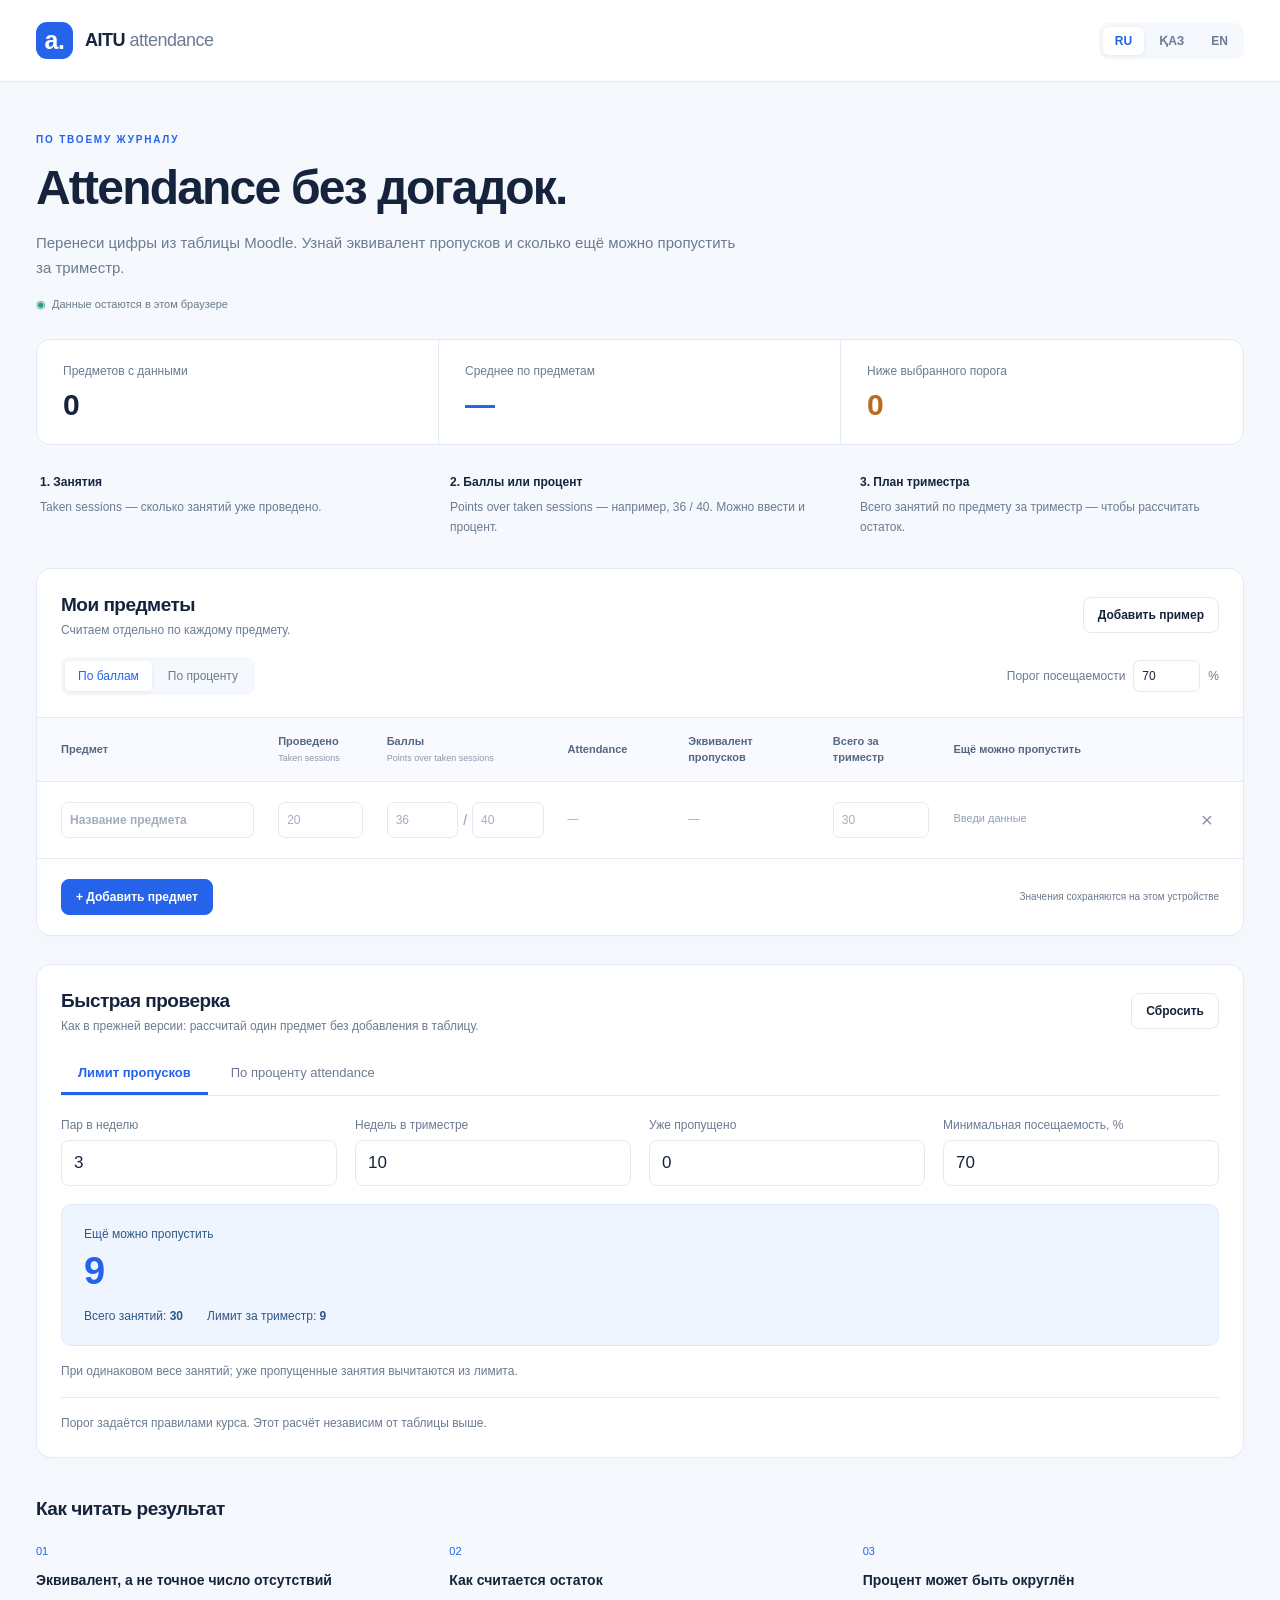
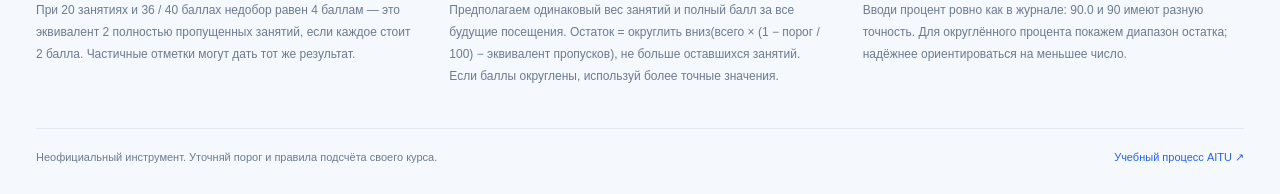
<file: index.html>
<!doctype html>
<html lang="ru"><head><meta charset="utf-8"><meta name="viewport" content="width=device-width, initial-scale=1"><meta name="theme-color" content="#f5f8fc"><meta name="description" content="AITU attendance planner: Moodle points, percentages and trimester absence allowance."><title>AITU · Attendance planner</title><link rel="stylesheet" href="style.css?v=quick2"></head>
<body><header class="header"><div class="header-inner"><a href="#main" class="brand" aria-label="AITU Attendance"><span class="brand-icon">a.</span><span>AITU <b>attendance</b></span></a><div class="languages" aria-label="Language / Язык / Тіл"><button data-lang="ru" lang="ru">RU</button><button data-lang="kk" lang="kk">ҚАЗ</button><button data-lang="en" lang="en">EN</button></div></div></header>
<main id="main" class="container"><section class="hero"><span class="eyebrow" data-i18n="tag"></span><h1 data-i18n="headline"></h1><p data-i18n="intro"></p><span class="privacy"><span aria-hidden="true">◉</span> <span data-i18n="private"></span></span></section>
<section class="stats" aria-live="polite"><div><span data-i18n="courses"></span><strong id="stat-count">0</strong></div><div><span data-i18n="average"></span><strong id="stat-average">—</strong></div><div><span data-i18n="risk"></span><strong id="stat-risk">0</strong></div></section>
<section class="guide"><div><h3 data-i18n="step1"></h3><p data-i18n="step1body"></p></div><div><h3 data-i18n="step2"></h3><p data-i18n="step2body"></p></div><div><h3 data-i18n="step3"></h3><p data-i18n="step3body"></p></div></section>
<section class="panel" aria-labelledby="table-title"><div class="panel-heading"><div><h2 id="table-title" data-i18n="tableTitle"></h2><p data-i18n="tableSub"></p></div><button class="secondary" id="example" data-i18n="example"></button></div><div class="toolbar"><div class="modes"><button data-mode="points" data-i18n="pointsMode"></button><button data-mode="percent" data-i18n="percentMode"></button></div><label class="threshold"><span data-i18n="threshold"></span><input id="threshold" type="number" min="0" max="100" step="any" value="70" required><span>%</span></label></div>
<p id="threshold-error" class="error toolbar-error" hidden data-i18n="thresholdError"></p>
<div class="table-scroll"><table><thead><tr><th data-i18n="course"></th><th><span data-i18n="held"></span><small>Taken sessions</small></th><th><span id="input-heading"></span><small id="input-subheading"></small></th><th data-i18n="rate"></th><th data-i18n="missed"></th><th data-i18n="total"></th><th data-i18n="left"></th><th><span class="sr-only" data-i18n="remove"></span></th></tr></thead><tbody id="courses"></tbody></table></div>
<div class="panel-bottom"><button class="primary" id="add" data-i18n="add"></button><button class="text-button" id="undo" hidden data-i18n="undo"></button><span id="save-state" data-i18n="saved"></span></div><p id="limit-message" class="error toolbar-error" hidden data-i18n="limit"></p></section>
<section class="panel quick-panel" aria-labelledby="quick-title">
<div class="panel-heading"><div><h2 id="quick-title" data-quick-i18n="title"></h2><p data-quick-i18n="intro"></p></div><button type="button" id="quick-reset" class="secondary" data-quick-i18n="reset"></button></div>
<div class="quick-body"><div class="quick-tabs" role="tablist" aria-labelledby="quick-title"><button type="button" id="quick-limit-tab" role="tab" aria-controls="quick-limit-panel" aria-selected="true" data-quick-i18n="limit"></button><button type="button" id="quick-percent-tab" role="tab" aria-controls="quick-percent-panel" aria-selected="false" tabindex="-1" data-quick-i18n="percent"></button></div>
<div id="quick-limit-panel" role="tabpanel" aria-labelledby="quick-limit-tab"><div class="quick-fields"><label class="quick-field"><span data-quick-i18n="weekly"></span><input id="quick-weekly" type="number" min="1" max="100" step="1" value="3" required inputmode="numeric"></label><label class="quick-field"><span data-quick-i18n="weeks"></span><input id="quick-weeks" type="number" min="1" max="100" step="1" value="10" required inputmode="numeric"></label><label class="quick-field"><span data-quick-i18n="missed"></span><input id="quick-missed" type="number" min="0" max="10000" step="1" value="0" required inputmode="numeric"></label><label class="quick-field"><span data-quick-i18n="threshold"></span><input id="quick-threshold" type="number" min="0" max="100" step="any" value="70" required inputmode="decimal"></label></div>
<p id="quick-limit-error" class="error" role="alert" hidden data-quick-i18n="error"></p><div id="quick-limit-result" class="quick-result" aria-live="polite"><span id="quick-limit-caption"></span><strong id="quick-left"></strong><div class="quick-detail"><span><span data-quick-i18n="total"></span>: <b id="quick-total"></b></span><span><span data-quick-i18n="allowed"></span>: <b id="quick-allowed"></b></span></div></div><p class="quick-note" data-quick-i18n="plan"></p></div>
<div id="quick-percent-panel" role="tabpanel" aria-labelledby="quick-percent-tab" hidden><p class="quick-note" data-quick-i18n="help"></p><div class="quick-fields quick-two"><label class="quick-field"><span data-quick-i18n="held"></span><input id="quick-held" type="number" min="1" max="10000" step="1" value="30" required inputmode="numeric"></label><label class="quick-field"><span data-quick-i18n="rate"></span><input id="quick-rate" type="number" min="0" max="100" step="any" value="80" required inputmode="decimal"></label></div><p id="quick-percent-error" class="error" role="alert" hidden data-quick-i18n="error"></p><div id="quick-percent-result" class="quick-result" aria-live="polite"><span data-quick-i18n="equivalent"></span><strong id="quick-equivalent"></strong></div><p class="quick-note" data-quick-i18n="round"></p></div>
<p class="quick-note quick-footnote" data-quick-i18n="note"></p></div></section>
<section class="explanation"><h2 data-i18n="exactHeading"></h2><div class="explanation-grid"><article><span class="explanation-number">01</span><h3 data-i18n="equivNote"></h3><p data-i18n="equivBody"></p></article><article><span class="explanation-number">02</span><h3 data-i18n="forecastNote"></h3><p data-i18n="forecastBody"></p></article><article><span class="explanation-number">03</span><h3 data-i18n="percentNote"></h3><p data-i18n="percentBody"></p></article></div></section>
<footer><p data-i18n="foot"></p><a href="https://astanait.edu.kz/ru/study-at-aitu" target="_blank" rel="noreferrer" data-i18n="source"></a></footer></main><script src="calculator.js?v=quick2"></script><script src="app.js?v=quick2"></script><script src="quick.js?v=quick2"></script></body></html>
</file>
<file: style.css>
*{box-sizing:border-box} :root{--blue:#2563eb;--ink:#15243c;--muted:#6c7b91;--line:#e4eaf3;--bg:#f5f8fc}body{margin:0;background:var(--bg);font-family:Inter,"Segoe UI",Arial,sans-serif;color:var(--ink);font-size:14px}button,input{font:inherit}button,a,input{ -webkit-tap-highlight-color:transparent}button{cursor:pointer}button:focus-visible,a:focus-visible,input:focus-visible{outline:3px solid #90b4ff;outline-offset:3px}button:disabled{opacity:.5;cursor:not-allowed}[hidden]{display:none!important}.header{background:#fff;border-bottom:1px solid var(--line)}.header-inner{max-width:1380px;margin:auto;padding:22px 36px;display:flex;align-items:center;justify-content:space-between}.brand{display:flex;align-items:center;gap:12px;text-decoration:none;color:var(--ink);font-size:18px;font-weight:750;letter-spacing:-.5px}.brand b{font-weight:450;color:var(--muted)}.brand-icon{display:grid;place-items:center;width:37px;height:37px;border-radius:11px;background:var(--blue);color:#fff;font-size:25px}.languages{display:flex;background:var(--bg);padding:4px;border-radius:9px;gap:3px}.languages button{border:0;background:transparent;color:var(--muted);padding:7px 12px;border-radius:6px;font-size:12px;font-weight:650}.languages [aria-pressed=true]{background:white;color:var(--blue);box-shadow:0 1px 5px #15243c12}.container{max-width:1380px;margin:auto;padding:0 36px}.hero{padding:48px 0 28px}.eyebrow{font-size:10px;letter-spacing:1.8px;color:var(--blue);font-weight:700}h1{font-size:clamp(30px,4vw,48px);line-height:1.12;letter-spacing:-1.8px;margin:15px 0}h2{font-size:19px;letter-spacing:-.5px;margin:0}h3{font-size:14px;margin:0 0 8px}.hero p{font-size:15px;line-height:1.7;max-width:700px;color:var(--muted);margin:0 0 17px}.privacy{font-size:11px;color:#687c88;display:flex;gap:6px;align-items:center}.privacy>span:first-child{color:#2c997c}.stats{display:grid;grid-template-columns:repeat(3,1fr);background:#fff;border:1px solid var(--line);border-radius:14px}.stats>div{padding:22px 26px;border-right:1px solid var(--line)}.stats>div:last-child{border:0}.stats span{color:var(--muted);font-size:12px;display:block;line-height:1.5}.stats strong{display:block;font-size:30px;font-weight:650;margin-top:8px;letter-spacing:-1px;font-variant-numeric:tabular-nums}#stat-average{color:var(--blue)}#stat-risk{color:#ba6c1e}.guide{display:grid;grid-template-columns:repeat(3,1fr);gap:30px;padding:30px 4px}.guide h3{font-size:12px}.guide p{font-size:12px;line-height:1.7;color:var(--muted);margin:0}.panel{border:1px solid var(--line);border-radius:15px;background:#fff;box-shadow:0 6px 20px #19335b04;overflow:hidden}.panel-heading{display:flex;align-items:center;justify-content:space-between;gap:15px;padding:25px 24px 20px}.panel-heading p{font-size:12px;color:var(--muted);margin:7px 0 0}.secondary,.primary,.text-button{border:1px solid var(--line);border-radius:8px;padding:10px 14px;background:#fff;font-size:12px;font-weight:600;color:var(--ink)}.primary{color:#fff;background:var(--blue);border-color:var(--blue)}.secondary:hover{background:var(--bg)}.text-button{border:0;color:var(--blue);padding:8px}.toolbar{display:flex;align-items:center;justify-content:space-between;gap:15px;padding:0 24px 22px}.modes{display:flex;background:var(--bg);border-radius:8px;padding:4px;gap:3px}.modes button{border:0;border-radius:5px;background:transparent;padding:8px 13px;font-size:12px;color:var(--muted)}.modes [aria-pressed=true]{background:#fff;color:var(--blue);box-shadow:0 1px 5px #15243c12}.threshold{display:flex;gap:8px;align-items:center;color:var(--muted);font-size:12px}.threshold input{width:67px;padding:8px;border-radius:7px;border:1px solid var(--line);color:var(--ink)}.table-scroll{overflow-x:auto}table{width:100%;border-collapse:collapse;min-width:1120px;table-layout:fixed}th{background:#f8faff;text-align:left;padding:15px 12px;color:#566781;font-weight:650;font-size:11px;line-height:1.5;border-top:1px solid var(--line);border-bottom:1px solid var(--line)}th:first-child{width:19%;padding-left:24px}th:nth-child(2){width:9%}th:nth-child(3){width:15%}th:nth-child(4){width:10%}th:nth-child(5){width:12%}th:nth-child(6){width:10%}th:nth-child(7){width:20%}th:last-child{width:5%}th small{display:block;font-size:9px;color:#8b98ab;font-weight:400;margin-top:3px}td{padding:20px 12px;border-bottom:1px solid var(--line);vertical-align:top}td:first-child{padding-left:24px}.cell-input{min-width:0;width:100%;border:1px solid var(--line);border-radius:7px;background:#fff;padding:9px 8px;color:var(--ink);font-variant-numeric:tabular-nums;font-size:12px;height:36px}.cell-input:focus{border-color:var(--blue)}.cell-input::placeholder{color:#a2aebf}.course-input{color:var(--blue);font-weight:550}.points-input{display:flex;align-items:center;gap:5px}.points-input span{color:#8b98ab}.row-rate{font-size:17px;font-variant-numeric:tabular-nums;font-weight:650;display:block;padding-top:7px}.rate-bar{height:3px;background:#edf1f7;border-radius:3px;margin-top:9px;overflow:hidden}.rate-bar span{height:100%;display:block;background:var(--blue)}.below .row-rate{color:#b26a1d}.below .rate-bar span{background:#d79a46}.equivalent{display:block;font-weight:650;font-size:16px;margin-top:8px;line-height:1.4}.cell-note{color:var(--muted);font-size:10px;line-height:1.5;display:block;margin-top:6px}.remaining{display:inline-block;background:#eaf7f1;color:#22765b;padding:7px 10px;border-radius:7px;font-size:15px;font-weight:650}.remaining.zero{background:#fff5e6;color:#a66a26}.warning{font-size:11px;line-height:1.6;color:#bd4747;display:block}.empty{font-size:11px;color:#93a0b2;line-height:1.5;display:block;padding-top:8px}.delete{background:transparent;border:0;color:#8b98ab;font-size:21px;padding:6px}.delete:hover{color:#bd4747}.panel-bottom{display:flex;align-items:center;gap:14px;padding:20px 24px;flex-wrap:wrap}#save-state{margin-left:auto;font-size:10px;color:var(--muted)}.error{color:#bd4747;font-size:12px;line-height:1.6}.toolbar-error{padding:0 24px}.explanation{padding:40px 0}.explanation-grid{display:grid;grid-template-columns:repeat(3,1fr);gap:32px;margin-top:25px}.explanation-number{font-size:11px;color:var(--blue);display:block;margin-bottom:13px}.explanation h3{line-height:1.5}.explanation p{font-size:12px;line-height:1.85;color:var(--muted);margin:0}footer{border-top:1px solid var(--line);display:flex;justify-content:space-between;gap:20px;padding:20px 0 28px;color:var(--muted);font-size:11px;line-height:1.6}footer p{margin:0;max-width:650px}footer a{color:var(--blue);text-decoration:none;white-space:nowrap}.sr-only{position:absolute;width:1px;height:1px;padding:0;margin:-1px;overflow:hidden;clip:rect(0,0,0,0);white-space:nowrap;border:0}@media(max-width:780px){.container{padding:0 18px}.header-inner{padding:17px 18px}.hero{padding-top:32px}h1{letter-spacing:-1px}.guide{gap:15px}.stats>div{padding:16px}.stats span{font-size:10px}.stats strong{font-size:25px}.toolbar{align-items:flex-start;flex-direction:column;padding:0 18px 18px}.panel-heading{padding:20px 18px}.explanation-grid{grid-template-columns:1fr;gap:25px}.explanation{padding:30px 0}.explanation-number{float:left;margin:4px 12px 0 0}footer{flex-direction:column;gap:8px}}@media(max-width:560px){.brand{font-size:15px}.languages button{padding:7px 9px}.guide{grid-template-columns:1fr;gap:13px;padding:22px 3px}.guide h3{margin-bottom:3px}.table-scroll{overflow:visible}table,tbody{display:block;width:100%;min-width:0}thead{display:none}tr{display:grid;grid-template-columns:1fr 1fr;position:relative;border-top:1px solid var(--line);padding:15px 14px;gap:15px 12px}td{display:block;border:0;padding:0!important;min-width:0}td:before{content:attr(data-label);display:block;font-size:10px;color:var(--muted);margin-bottom:7px;line-height:1.4}td:first-child{grid-column:1/-1;padding-right:30px!important}td:nth-child(7){grid-column:1/-1;background:#f8faff;padding:12px!important;border-radius:8px}td:last-child{position:absolute;right:10px;top:31px}td:last-child:before{display:none}.row-rate,.equivalent{padding:0;margin:0}.rate-bar{max-width:130px}.panel-bottom{padding:18px 14px;gap:10px}#save-state{margin-left:0;flex-basis:100%}.hero p{font-size:13px}.stats>div{padding:14px 10px}.panel-heading h2{font-size:17px}.secondary{padding:9px;font-size:10px}}

.quick-panel{margin-top:28px}.quick-body{padding:0 24px 24px}.quick-tabs{display:flex;gap:6px;border-bottom:1px solid var(--line);margin-bottom:22px}.quick-tabs button{padding:12px 17px;border:0;background:transparent;color:var(--muted);font-size:13px;border-bottom:3px solid transparent}.quick-tabs [aria-selected=true]{color:var(--blue);border-bottom-color:var(--blue);font-weight:650}.quick-fields{display:grid;grid-template-columns:repeat(4,1fr);gap:18px;margin:18px 0}.quick-field{display:flex;flex-direction:column;gap:8px;min-width:0;font-size:12px;color:var(--muted)}.quick-field input{width:100%;min-width:0;padding:12px;border:1px solid var(--line);border-radius:8px;background:#fff;font-size:17px;color:var(--ink)}.quick-result{background:#eef5ff;border:1px solid #dce9ff;border-radius:10px;padding:22px;color:#325784;font-size:12px}.quick-result strong{display:block;font-size:38px;line-height:1.2;margin:8px 0 15px;color:var(--blue);font-variant-numeric:tabular-nums}.quick-result.over{background:#fff1ed;border-color:#f6d9ce}.quick-result.over strong{color:#b83d2e}.quick-detail{display:flex;gap:24px;flex-wrap:wrap}.quick-note{font-size:12px;line-height:1.7;color:var(--muted);margin:15px 0 0}.quick-footnote{border-top:1px solid var(--line);padding-top:15px}.quick-two{grid-template-columns:repeat(2,1fr)}@media(max-width:650px){.quick-body{padding:0 16px 20px}.quick-fields{grid-template-columns:repeat(2,1fr);gap:15px}.quick-tabs button{flex:1;padding:12px 6px;font-size:12px}.quick-result{padding:18px}.quick-panel .panel-heading{align-items:flex-start}.quick-panel .panel-heading p{line-height:1.6}}
</file>
